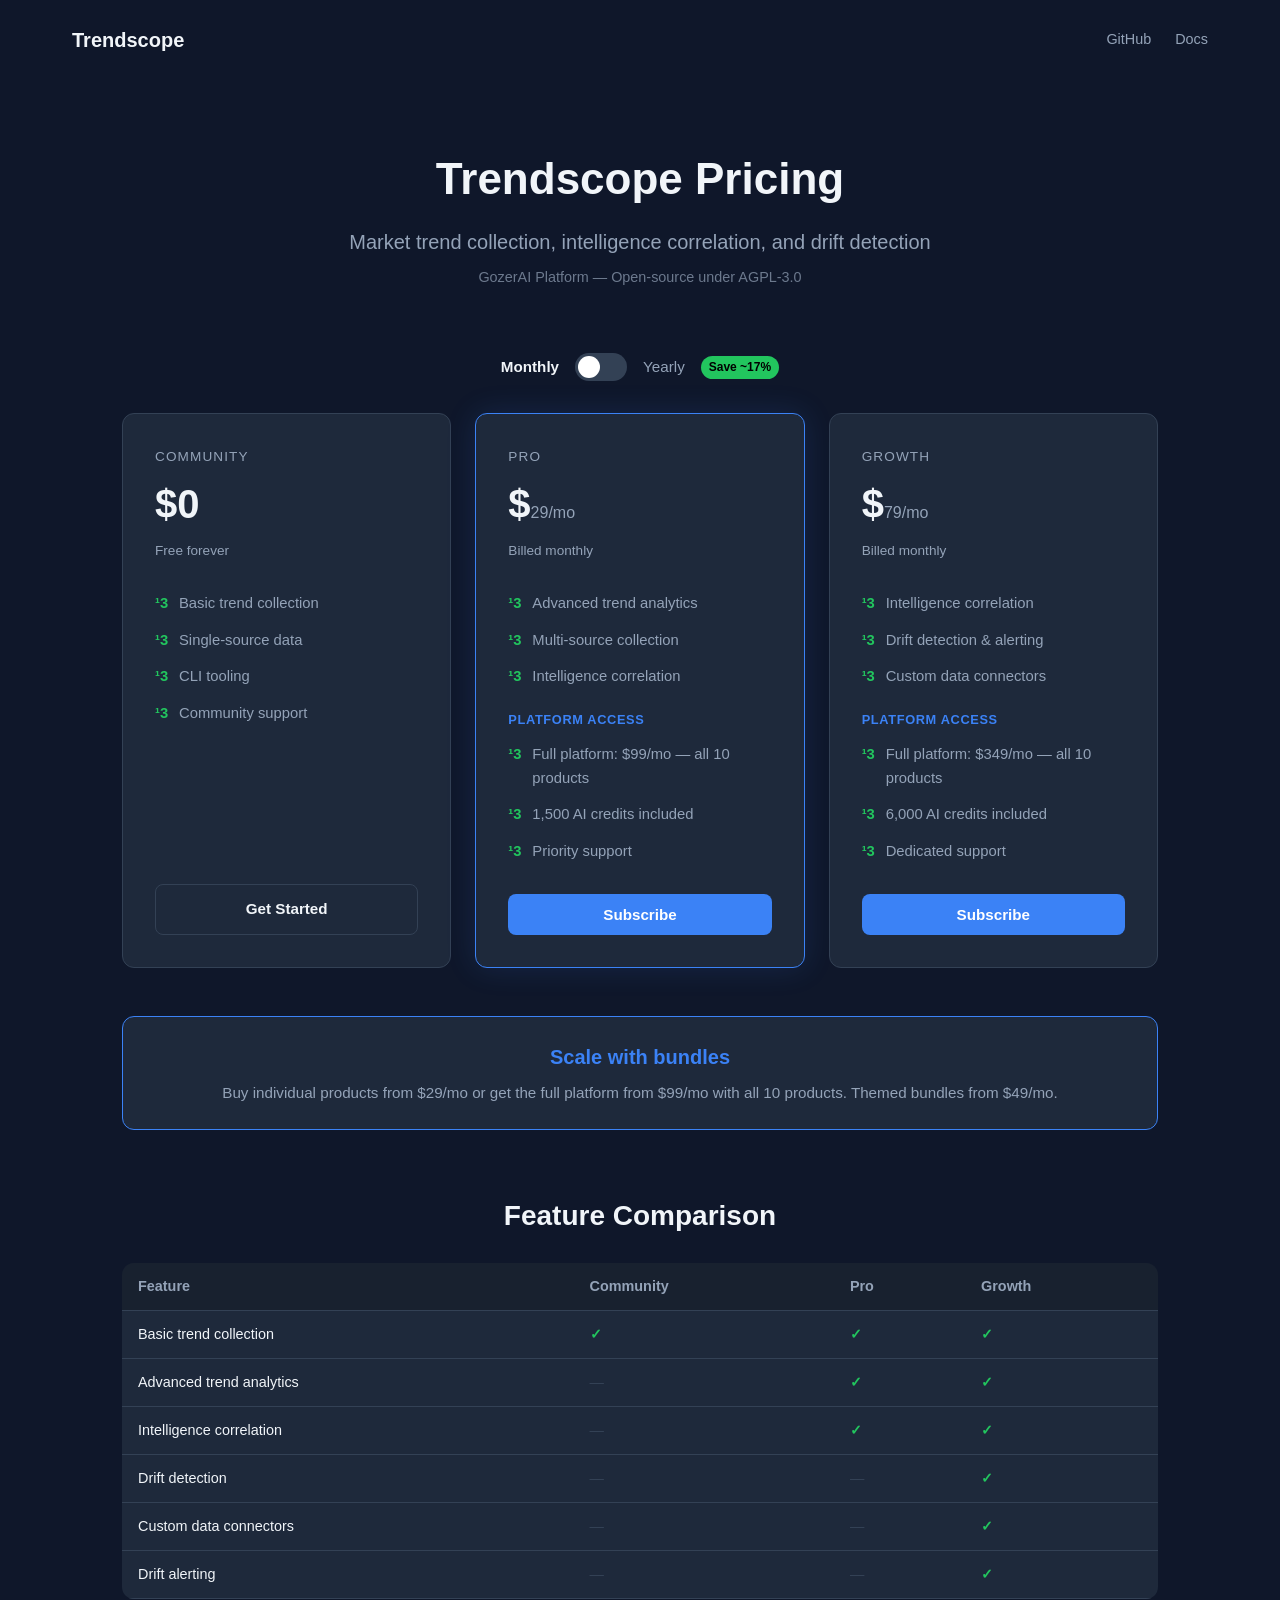
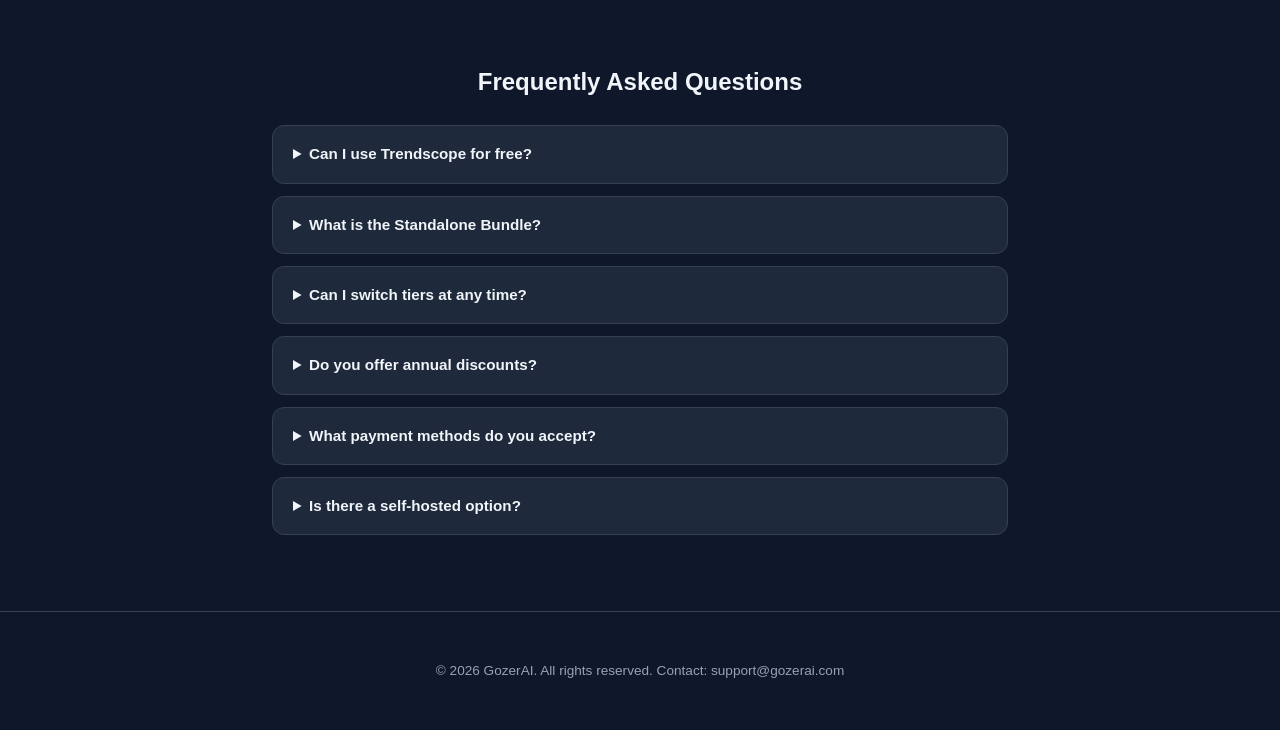
<file: docs/pricing/index.html>
<!DOCTYPE html>
<html lang="en">
<head>
<meta charset="UTF-8">
<meta name="viewport" content="width=device-width, initial-scale=1.0">
<title>Trendscope Pricing</title>
<style>
*,*::before,*::after{box-sizing:border-box;margin:0;padding:0}
:root{--bg:#0f172a;--surface:#1e293b;--border:#334155;--text:#f1f5f9;--muted:#94a3b8;--accent:#3b82f6;--accent-hover:#2563eb;--green:#22c55e;--radius:12px}
body{font-family:-apple-system,BlinkMacSystemFont,"Segoe UI",Roboto,Helvetica,Arial,sans-serif;background:var(--bg);color:var(--text);line-height:1.6}
a{color:var(--accent);text-decoration:none}a:hover{text-decoration:underline}
.nav{display:flex;align-items:center;justify-content:space-between;max-width:1200px;margin:0 auto;padding:1.5rem 2rem}
.nav-brand{font-size:1.25rem;font-weight:700;color:var(--text)}
.nav-links{display:flex;gap:1.5rem}.nav-links a{color:var(--muted);font-size:.9rem}.nav-links a:hover{color:var(--text)}
.hero{text-align:center;padding:4rem 2rem 2rem}
.hero h1{font-size:2.75rem;font-weight:800;margin-bottom:.75rem}
.hero .tagline{font-size:1.25rem;color:var(--muted);margin-bottom:.5rem}
.hero .oss{font-size:.9rem;color:var(--muted);opacity:.7}
.toggle-wrap{display:flex;align-items:center;justify-content:center;gap:1rem;padding:2rem 0}
.toggle-label{font-size:.95rem;color:var(--muted);cursor:pointer}.toggle-label.active{color:var(--text);font-weight:600}
.toggle{position:relative;width:52px;height:28px;background:var(--border);border-radius:14px;cursor:pointer;transition:background .2s}
.toggle.yearly{background:var(--accent)}.toggle::after{content:"";position:absolute;top:3px;left:3px;width:22px;height:22px;background:#fff;border-radius:50%;transition:transform .2s}
.toggle.yearly::after{transform:translateX(24px)}
.save-badge{font-size:.75rem;background:var(--green);color:#000;padding:2px 8px;border-radius:9999px;font-weight:600}
.cards{display:grid;grid-template-columns:repeat(auto-fit,minmax(300px,1fr));gap:1.5rem;max-width:1100px;margin:0 auto;padding:0 2rem 3rem}
.card{background:var(--surface);border:1px solid var(--border);border-radius:var(--radius);padding:2rem;display:flex;flex-direction:column}
.card.featured{border-color:var(--accent);box-shadow:0 0 30px rgba(59,130,246,.15)}
.card-tier{font-size:.85rem;text-transform:uppercase;letter-spacing:.08em;color:var(--muted);margin-bottom:.25rem}
.card-price{font-size:2.5rem;font-weight:800;margin-bottom:.25rem}.card-price span{font-size:1rem;font-weight:400;color:var(--muted)}
.card-cycle{font-size:.85rem;color:var(--muted);margin-bottom:1.5rem}
.card ul{list-style:none;flex:1;margin-bottom:1.5rem}
.card li{padding:.4rem 0;padding-left:1.5rem;position:relative;font-size:.925rem;color:var(--muted)}.card li::before{content:"¹3";position:absolute;left:0;color:var(--green);font-weight:700}
.card li.section-label{color:var(--accent);font-weight:600;padding-left:0;font-size:.8rem;text-transform:uppercase;letter-spacing:.05em;margin-top:.5rem}
.card li.section-label::before{content:""}
.btn{display:block;text-align:center;padding:.75rem 1.5rem;border-radius:8px;font-weight:600;font-size:.95rem;border:none;cursor:pointer;transition:background .2s}
.btn-primary{background:var(--accent);color:#fff}.btn-primary:hover{background:var(--accent-hover);text-decoration:none}
.btn-outline{background:transparent;border:1px solid var(--border);color:var(--text)}.btn-outline:hover{border-color:var(--muted);text-decoration:none}
.callout{max-width:1100px;margin:0 auto 2rem;padding:0 2rem}
.callout-box{background:var(--surface);border:1px solid var(--accent);border-radius:var(--radius);padding:1.5rem 2rem;text-align:center}
.callout-box h3{font-size:1.25rem;margin-bottom:.5rem;color:var(--accent)}
.callout-box p{color:var(--muted);font-size:.95rem}
.section{max-width:1100px;margin:0 auto;padding:2rem}.section h2{font-size:1.75rem;font-weight:700;margin-bottom:1.5rem;text-align:center}
table{width:100%;border-collapse:collapse;background:var(--surface);border-radius:var(--radius);overflow:hidden}
th,td{padding:.75rem 1rem;text-align:left;border-bottom:1px solid var(--border);font-size:.9rem}
th{color:var(--muted);font-weight:600;background:rgba(0,0,0,.2)}td{color:var(--text)}
.check{color:var(--green);font-weight:700}.dash{color:var(--border)}
.faq{max-width:800px;margin:0 auto;padding:2rem}.faq h2{text-align:center;margin-bottom:1.5rem}
details{background:var(--surface);border:1px solid var(--border);border-radius:var(--radius);margin-bottom:.75rem}
summary{padding:1rem 1.25rem;cursor:pointer;font-weight:600;font-size:.95rem}summary:hover{color:var(--accent)}
details[open] summary{border-bottom:1px solid var(--border)}details p{padding:1rem 1.25rem;color:var(--muted);font-size:.9rem}
footer{text-align:center;padding:3rem 2rem;color:var(--muted);font-size:.85rem;border-top:1px solid var(--border);margin-top:2rem}
@media(max-width:768px){.hero h1{font-size:2rem}.cards{grid-template-columns:1fr}.nav{flex-direction:column;gap:1rem}}
</style>
</head>
<body>
<nav class="nav">
  <div class="nav-brand">Trendscope</div>
  <div class="nav-links">
    <a href="https://github.com/GozerAI/trendscope">GitHub</a>
    <a href="https://github.com/GozerAI/trendscope#readme">Docs</a>
  </div>
</nav>
<section class="hero">
  <h1>Trendscope Pricing</h1>
  <p class="tagline">Market trend collection, intelligence correlation, and drift detection</p>
  <p class="oss">GozerAI Platform &mdash; Open-source under AGPL-3.0</p>
</section>
<div class="toggle-wrap">
  <span class="toggle-label active" data-cycle="monthly">Monthly</span>
  <div class="toggle" id="billingToggle" role="switch" aria-checked="false" tabindex="0"></div>
  <span class="toggle-label" data-cycle="yearly">Yearly</span>
  <span class="save-badge">Save ~17%</span>
</div>
<div class="cards">
  <div class="card">
    <div class="card-tier">Community</div>
    <div class="card-price">$0</div>
    <div class="card-cycle">Free forever</div>
    <ul>
      <li>Basic trend collection</li>
      <li>Single-source data</li>
      <li>CLI tooling</li>
      <li>Community support</li>
    </ul>
    <a href="https://github.com/GozerAI/trendscope" class="btn btn-outline">Get Started</a>
  </div>
  <div class="card featured">
    <div class="card-tier">Pro</div>
    <div class="card-price" data-monthly="29" data-yearly="290">$<span class="price-value">29</span><span>/mo</span></div>
    <div class="card-cycle cycle-text">Billed monthly</div>
    <ul>
      <li>Advanced trend analytics</li>
      <li>Multi-source collection</li>
      <li>Intelligence correlation</li>
      <li class="section-label">Platform access</li>
      <li>Full platform: $99/mo &mdash; all 10 products</li>
      <li>1,500 AI credits included</li>
      <li>Priority support</li>
    </ul>
    <button class="btn btn-primary" data-tier="pro">Subscribe</button>
  </div>
  <div class="card">
    <div class="card-tier">Growth</div>
    <div class="card-price" data-monthly="79" data-yearly="790">$<span class="price-value">79</span><span>/mo</span></div>
    <div class="card-cycle cycle-text">Billed monthly</div>
    <ul>
      <li>Intelligence correlation</li>
      <li>Drift detection &amp; alerting</li>
      <li>Custom data connectors</li>
      <li class="section-label">Platform access</li>
      <li>Full platform: $349/mo &mdash; all 10 products</li>
      <li>6,000 AI credits included</li>
      <li>Dedicated support</li>
    </ul>
    <button class="btn btn-primary" data-tier="growth">Subscribe</button>
  </div>
</div>
<div class="callout">
  <div class="callout-box">
    <h3>Scale with bundles</h3>
    <p>Buy individual products from $29/mo or get the full platform from $99/mo with all 10 products. Themed bundles from $49/mo.</p>
  </div>
</div>
<section class="section">
  <h2>Feature Comparison</h2>
  <table>
    <thead><tr><th>Feature</th><th>Community</th><th>Pro</th><th>Growth</th></tr></thead>
    <tbody>
      <tr><td>Basic trend collection</td><td class="check">&#10003;</td><td class="check">&#10003;</td><td class="check">&#10003;</td></tr>
      <tr><td>Advanced trend analytics</td><td class="dash">&mdash;</td><td class="check">&#10003;</td><td class="check">&#10003;</td></tr>
      <tr><td>Intelligence correlation</td><td class="dash">&mdash;</td><td class="check">&#10003;</td><td class="check">&#10003;</td></tr>
      <tr><td>Drift detection</td><td class="dash">&mdash;</td><td class="dash">&mdash;</td><td class="check">&#10003;</td></tr>
      <tr><td>Custom data connectors</td><td class="dash">&mdash;</td><td class="dash">&mdash;</td><td class="check">&#10003;</td></tr>
      <tr><td>Drift alerting</td><td class="dash">&mdash;</td><td class="dash">&mdash;</td><td class="check">&#10003;</td></tr>
    </tbody>
  </table>
</section>
<section class="faq">
  <h2>Frequently Asked Questions</h2>
  <details><summary>Can I use Trendscope for free?</summary><p>Yes. The Community tier is free forever under the AGPL-3.0 license. It includes basic trend collection and CLI tooling.</p></details>
  <details><summary>What is the Standalone Bundle?</summary><p>Each product can be purchased individually ($29/mo Pro, $79/mo Growth) or as part of the GozerAI Platform ($99-$899/mo) which includes all 10 products with shared AI credits. Themed bundles are also available from $49/mo.</p></details>
  <details><summary>Can I switch tiers at any time?</summary><p>Yes. Upgrades take effect immediately with prorated billing. Downgrades apply at the next billing cycle.</p></details>
  <details><summary>Do you offer annual discounts?</summary><p>Yes. Annual billing saves approximately 17% compared to monthly billing.</p></details>
  <details><summary>What payment methods do you accept?</summary><p>We accept all major credit cards via Stripe. Growth customers can pay by invoice.</p></details>
  <details><summary>Is there a self-hosted option?</summary><p>All products are open-source under AGPL-3.0. You can self-host with Community features. Pro and Growth features require a valid license key.</p></details>
</section>
<footer>&copy; 2026 GozerAI. All rights reserved. Contact: support@gozerai.com</footer>
<script>
(function(){
  const CONFIG={serverUrl:"https://api.gozerai.com/v1/provisioning",productCode:"STD",prices:{pro:{monthly:29,yearly:290},growth:{monthly:79,yearly:790}}};
  let yearly=false;
  const toggle=document.getElementById("billingToggle"),labels=document.querySelectorAll(".toggle-label"),priceEls=document.querySelectorAll(".card-price[data-monthly]"),cycleEls=document.querySelectorAll(".cycle-text"),buttons=document.querySelectorAll("[data-tier]");
  function update(){toggle.classList.toggle("yearly",yearly);toggle.setAttribute("aria-checked",yearly);labels.forEach(l=>l.classList.toggle("active",(l.dataset.cycle==="yearly")===yearly));priceEls.forEach(el=>{const v=yearly?el.dataset.yearly:el.dataset.monthly;el.querySelector(".price-value").textContent=Number(v).toLocaleString();el.querySelector("span:last-child").textContent=yearly?"/yr":"/mo"});cycleEls.forEach(el=>el.textContent=yearly?"Billed yearly":"Billed monthly")}
  toggle.addEventListener("click",()=>{yearly=!yearly;update()});toggle.addEventListener("keydown",e=>{if(e.key==="Enter"||e.key===" "){e.preventDefault();yearly=!yearly;update()}});labels.forEach(l=>l.addEventListener("click",()=>{yearly=l.dataset.cycle==="yearly";update()}));
  buttons.forEach(btn=>{btn.addEventListener("click",async()=>{const tier=btn.dataset.tier,cycle=yearly?"yearly":"monthly";if(!CONFIG.serverUrl){alert("Checkout server not configured.");return}btn.disabled=true;btn.textContent="Redirecting…";try{const r=await fetch(CONFIG.serverUrl+"/checkout/create",{method:"POST",headers:{"Content-Type":"application/json"},body:JSON.stringify({product_code:CONFIG.productCode,tier,billing_cycle:cycle,success_url:location.href+"?success=1",cancel_url:location.href+"?canceled=1"})});if(!r.ok)throw new Error("Server returned "+r.status);const d=await r.json();location.href=d.url}catch(e){alert("Checkout failed: "+e.message);btn.disabled=false;btn.textContent="Subscribe"}})});
})();
</script>
</body>
</html>
</file>
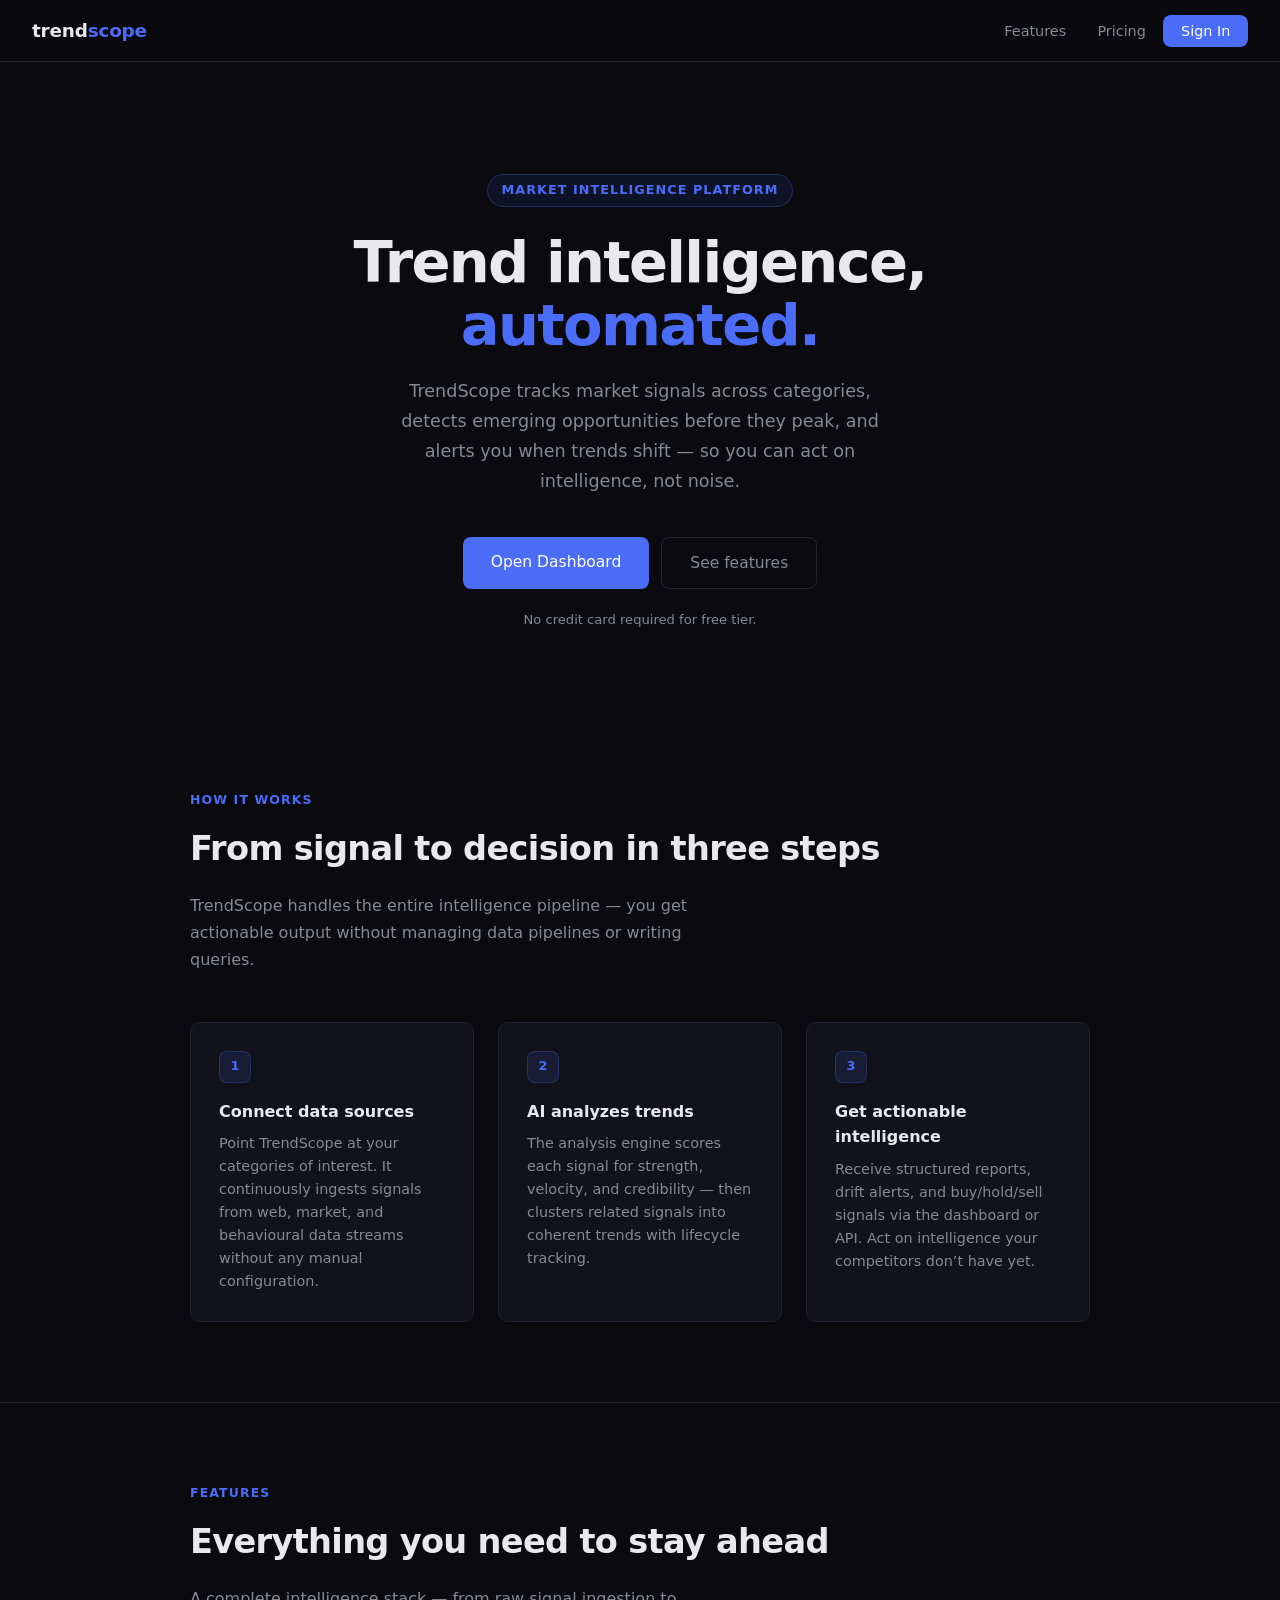
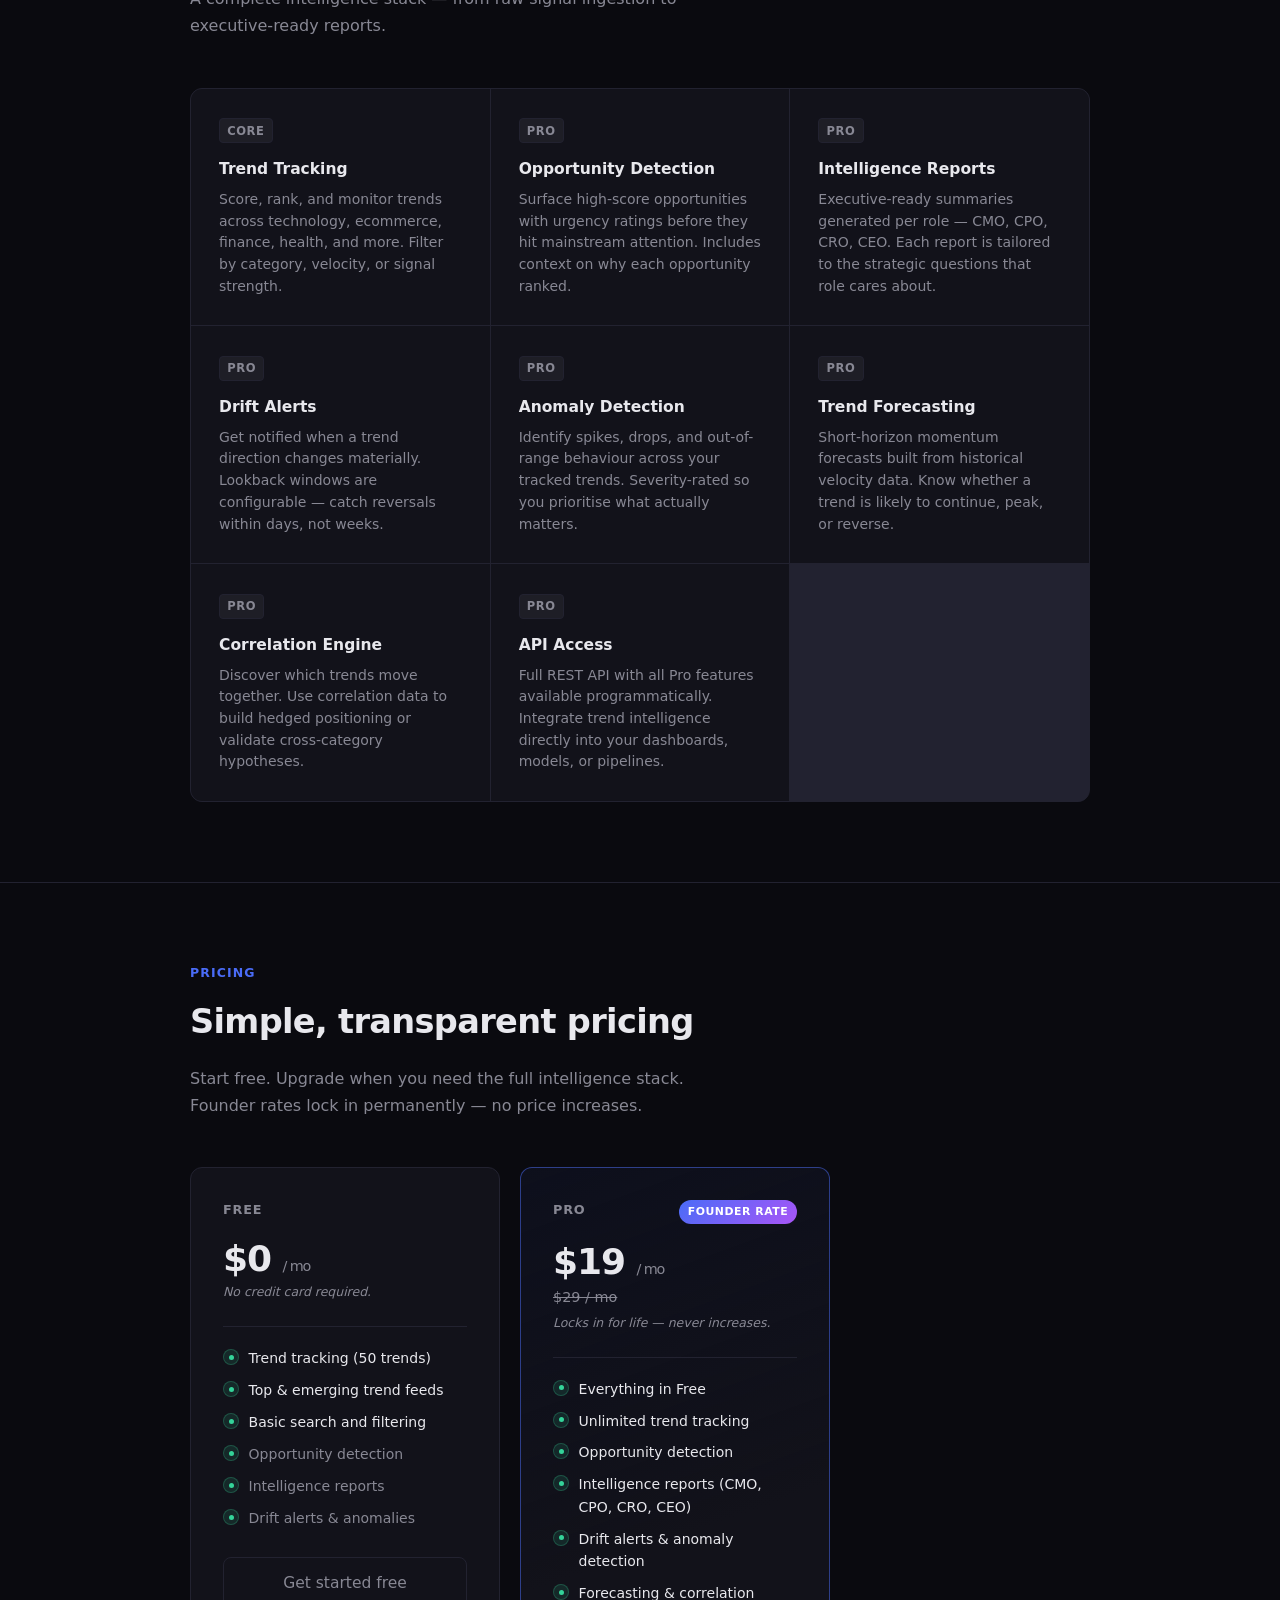
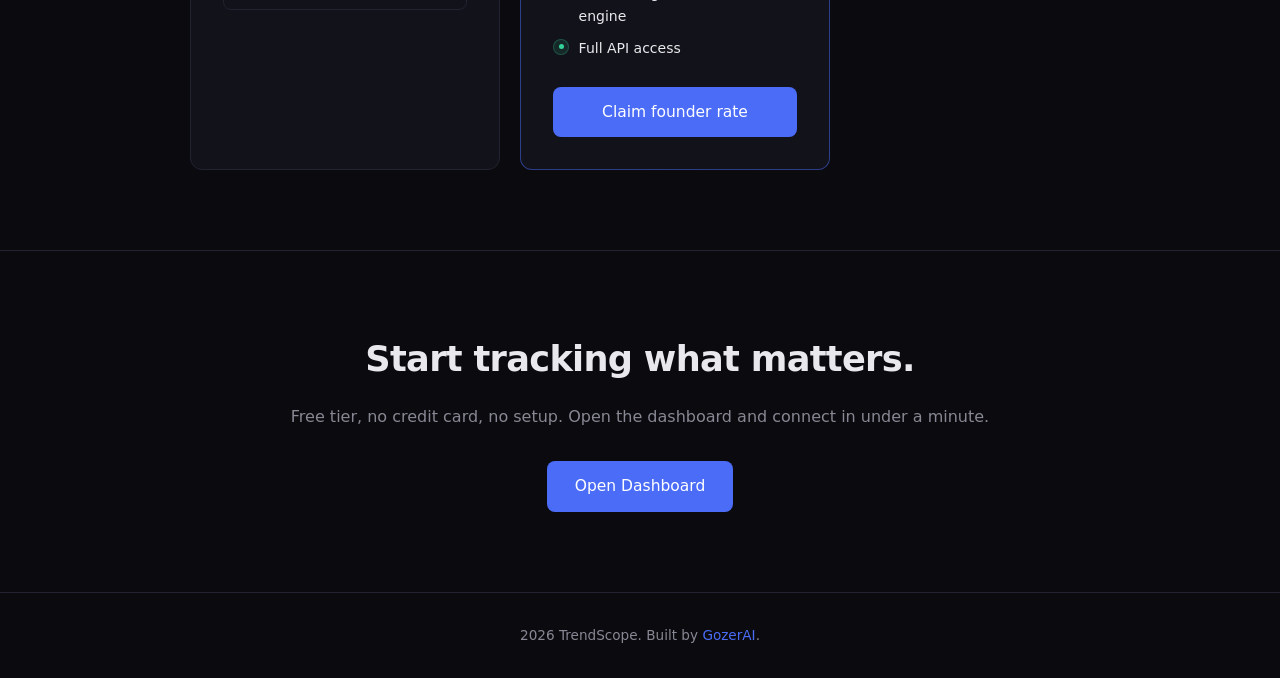
<file: frontend/landing.html>
<!DOCTYPE html>
<html lang="en">
<head>
    <meta charset="UTF-8">
    <meta name="viewport" content="width=device-width, initial-scale=1.0">
    <title>TrendScope — Trend intelligence, automated</title>
    <style>
        :root {
            --bg: #0a0a0f;
            --bg-card: #12121a;
            --bg-hover: #1a1a25;
            --border: #222230;
            --text: #e8e8ed;
            --text-muted: #888894;
            --accent: #4a6cf7;
            --accent-hover: #5b7af8;
            --success: #34d399;
            --warning: #fbbf24;
            --error: #f87171;
            --radius: 8px;
        }

        *, *::before, *::after { margin: 0; padding: 0; box-sizing: border-box; }

        body {
            font-family: -apple-system, BlinkMacSystemFont, "Segoe UI", system-ui, sans-serif;
            background: var(--bg);
            color: var(--text);
            line-height: 1.6;
        }

        a { color: inherit; text-decoration: none; }

        /* Nav */
        .nav {
            position: sticky;
            top: 0;
            z-index: 50;
            display: flex;
            align-items: center;
            justify-content: space-between;
            padding: 1rem 2rem;
            border-bottom: 1px solid var(--border);
            background: rgba(10, 10, 15, 0.92);
            backdrop-filter: blur(8px);
        }
        .nav-logo { font-size: 1.15rem; font-weight: 700; letter-spacing: -0.01em; }
        .nav-logo .dot { color: var(--accent); }
        .nav-links { display: flex; align-items: center; gap: 0.25rem; list-style: none; }
        .nav-links a {
            padding: 0.45rem 0.85rem;
            border-radius: var(--radius);
            font-size: 0.9rem;
            color: var(--text-muted);
            transition: color 0.15s, background 0.15s;
        }
        .nav-links a:hover { color: var(--text); background: var(--bg-hover); }
        .nav-cta {
            padding: 0.5rem 1.1rem !important;
            background: var(--accent) !important;
            color: white !important;
            border-radius: var(--radius) !important;
            font-weight: 500 !important;
        }
        .nav-cta:hover { background: var(--accent-hover) !important; }

        /* Hero */
        .hero {
            max-width: 760px;
            margin: 0 auto;
            padding: 7rem 2rem 5rem;
            text-align: center;
        }
        .hero-eyebrow {
            display: inline-block;
            font-size: 0.8rem;
            font-weight: 600;
            letter-spacing: 0.08em;
            text-transform: uppercase;
            color: var(--accent);
            background: rgba(74, 108, 247, 0.1);
            border: 1px solid rgba(74, 108, 247, 0.25);
            border-radius: 20px;
            padding: 0.3rem 0.85rem;
            margin-bottom: 1.5rem;
        }
        .hero h1 {
            font-size: clamp(2.4rem, 5vw, 3.6rem);
            font-weight: 800;
            line-height: 1.1;
            letter-spacing: -0.03em;
            margin-bottom: 1.25rem;
        }
        .hero h1 .accent { color: var(--accent); }
        .hero-sub {
            font-size: 1.1rem;
            color: var(--text-muted);
            max-width: 520px;
            margin: 0 auto 2.5rem;
            line-height: 1.7;
        }
        .hero-actions { display: flex; gap: 0.75rem; justify-content: center; flex-wrap: wrap; }
        .hero-note { margin-top: 1.25rem; font-size: 0.82rem; color: var(--text-muted); }

        /* Buttons */
        .btn-primary {
            display: inline-block;
            padding: 0.8rem 1.75rem;
            background: var(--accent);
            color: white;
            border: none;
            border-radius: var(--radius);
            font-size: 0.97rem;
            font-weight: 500;
            cursor: pointer;
            transition: background 0.15s;
        }
        .btn-primary:hover { background: var(--accent-hover); }
        .btn-secondary {
            display: inline-block;
            padding: 0.8rem 1.75rem;
            background: transparent;
            color: var(--text-muted);
            border: 1px solid var(--border);
            border-radius: var(--radius);
            font-size: 0.97rem;
            cursor: pointer;
            transition: color 0.15s, border-color 0.15s;
        }
        .btn-secondary:hover { color: var(--text); border-color: #444; }

        /* Sections */
        section { padding: 5rem 2rem; }
        .section-inner { max-width: 900px; margin: 0 auto; }
        .section-label {
            font-size: 0.78rem;
            font-weight: 600;
            letter-spacing: 0.09em;
            text-transform: uppercase;
            color: var(--accent);
            margin-bottom: 0.75rem;
        }
        .section-title {
            font-size: clamp(1.6rem, 3vw, 2.1rem);
            font-weight: 700;
            letter-spacing: -0.02em;
            margin-bottom: 1rem;
        }
        .section-desc {
            color: var(--text-muted);
            font-size: 1rem;
            max-width: 540px;
            line-height: 1.7;
            margin-bottom: 3rem;
        }

        /* Steps */
        .steps { display: grid; grid-template-columns: repeat(auto-fit, minmax(240px, 1fr)); gap: 1.5rem; }
        .step { background: var(--bg-card); border: 1px solid var(--border); border-radius: 10px; padding: 1.75rem; }
        .step-number {
            width: 32px; height: 32px;
            background: rgba(74, 108, 247, 0.12);
            border: 1px solid rgba(74, 108, 247, 0.25);
            border-radius: 8px;
            display: flex; align-items: center; justify-content: center;
            font-size: 0.8rem; font-weight: 700; color: var(--accent);
            margin-bottom: 1rem;
        }
        .step h3 { font-size: 1rem; font-weight: 600; margin-bottom: 0.5rem; }
        .step p { color: var(--text-muted); font-size: 0.9rem; line-height: 1.6; }

        /* Features */
        #features { border-top: 1px solid var(--border); }
        .features-grid {
            display: grid;
            grid-template-columns: repeat(auto-fit, minmax(260px, 1fr));
            gap: 1px;
            background: var(--border);
            border: 1px solid var(--border);
            border-radius: 12px;
            overflow: hidden;
        }
        .feature-cell { background: var(--bg-card); padding: 1.75rem; transition: background 0.15s; }
        .feature-cell:hover { background: var(--bg-hover); }
        .feature-tag {
            display: inline-block;
            font-size: 0.72rem; font-weight: 600; letter-spacing: 0.05em; text-transform: uppercase;
            color: var(--text-muted);
            background: rgba(136, 136, 148, 0.1);
            border: 1px solid var(--border);
            border-radius: 4px;
            padding: 0.15rem 0.45rem;
            margin-bottom: 0.85rem;
        }
        .feature-cell h3 { font-size: 0.97rem; font-weight: 600; margin-bottom: 0.45rem; }
        .feature-cell p { font-size: 0.875rem; color: var(--text-muted); line-height: 1.55; }

        /* Pricing */
        #pricing { border-top: 1px solid var(--border); }
        .pricing-grid {
            display: grid;
            grid-template-columns: repeat(auto-fit, minmax(280px, 1fr));
            gap: 1.25rem;
            max-width: 640px;
        }
        .pricing-card { background: var(--bg-card); border: 1px solid var(--border); border-radius: 12px; padding: 2rem; }
        .pricing-card.featured {
            border-color: rgba(74, 108, 247, 0.5);
            background: linear-gradient(160deg, rgba(74,108,247,0.06) 0%, var(--bg-card) 60%);
        }
        .pricing-header { display: flex; align-items: flex-start; justify-content: space-between; gap: 0.75rem; margin-bottom: 1.25rem; }
        .pricing-tier { font-size: 0.8rem; font-weight: 600; letter-spacing: 0.06em; text-transform: uppercase; color: var(--text-muted); }
        .founder-badge {
            font-size: 0.68rem; font-weight: 700; letter-spacing: 0.05em; text-transform: uppercase;
            padding: 0.2rem 0.55rem; border-radius: 12px;
            background: linear-gradient(135deg, var(--accent), #a855f7);
            color: white; white-space: nowrap;
        }
        .pricing-price { font-size: 2.25rem; font-weight: 800; letter-spacing: -0.03em; line-height: 1; margin-bottom: 0.35rem; }
        .pricing-price .period { font-size: 0.9rem; font-weight: 400; color: var(--text-muted); }
        .pricing-strike { font-size: 0.9rem; color: var(--text-muted); text-decoration: line-through; margin-bottom: 0.25rem; }
        .pricing-lock { font-size: 0.78rem; color: var(--text-muted); font-style: italic; margin-bottom: 1.5rem; }
        .pricing-divider { height: 1px; background: var(--border); margin: 1.25rem 0; }
        .pricing-features { list-style: none; display: flex; flex-direction: column; gap: 0.6rem; margin-bottom: 1.75rem; }
        .pricing-features li { display: flex; align-items: flex-start; gap: 0.6rem; font-size: 0.875rem; color: var(--text-muted); }
        .pricing-features li .check {
            width: 16px; height: 16px; border-radius: 50%;
            background: rgba(52, 211, 153, 0.12);
            border: 1px solid rgba(52, 211, 153, 0.25);
            display: flex; align-items: center; justify-content: center;
            flex-shrink: 0; margin-top: 2px;
        }
        .pricing-features li .check::after { content: ""; width: 5px; height: 5px; border-radius: 50%; background: var(--success); }
        .pricing-features li.included { color: var(--text); }
        .pricing-card .btn-primary,
        .pricing-card .btn-secondary { width: 100%; text-align: center; }

        /* CTA */
        .cta-section { border-top: 1px solid var(--border); text-align: center; }
        .cta-section h2 { font-size: clamp(1.6rem, 3vw, 2.2rem); font-weight: 700; letter-spacing: -0.02em; margin-bottom: 1rem; }
        .cta-section p { color: var(--text-muted); font-size: 1rem; margin-bottom: 2rem; }

        /* Footer */
        footer { border-top: 1px solid var(--border); padding: 2rem; text-align: center; color: var(--text-muted); font-size: 0.85rem; }
        footer a { color: var(--accent); }
        footer a:hover { text-decoration: underline; }

        /* Responsive */
        @media (max-width: 640px) {
            .nav { padding: 1rem; }
            .nav-links { gap: 0; }
            .nav-links li:not(:last-child) { display: none; }
            .hero { padding: 5rem 1.25rem 3.5rem; }
            section { padding: 3.5rem 1.25rem; }
            .pricing-grid { max-width: 100%; }
        }
        @media (prefers-reduced-motion: reduce) { * { transition: none !important; } }
    </style>
</head>
<body>

<nav class="nav" aria-label="Main navigation">
    <a href="/" class="nav-logo">trend<span class="dot">scope</span></a>
    <ul class="nav-links" role="list">
        <li><a href="#features">Features</a></li>
        <li><a href="#pricing">Pricing</a></li>
        <li><a href="/dashboard" class="nav-cta">Sign In</a></li>
    </ul>
</nav>

<section class="hero" aria-labelledby="hero-heading">
    <div class="hero-eyebrow">Market intelligence platform</div>
    <h1 id="hero-heading">
        Trend intelligence,<br><span class="accent">automated.</span>
    </h1>
    <p class="hero-sub">
        TrendScope tracks market signals across categories, detects emerging opportunities before they peak,
        and alerts you when trends shift — so you can act on intelligence, not noise.
    </p>
    <div class="hero-actions">
        <a href="/dashboard" class="btn-primary">Open Dashboard</a>
        <a href="#features" class="btn-secondary">See features</a>
    </div>
    <p class="hero-note">No credit card required for free tier.</p>
</section>

<section aria-labelledby="how-heading">
    <div class="section-inner">
        <p class="section-label">How it works</p>
        <h2 class="section-title" id="how-heading">From signal to decision in three steps</h2>
        <p class="section-desc">TrendScope handles the entire intelligence pipeline — you get actionable output without managing data pipelines or writing queries.</p>
        <div class="steps">
            <div class="step">
                <div class="step-number" aria-hidden="true">1</div>
                <h3>Connect data sources</h3>
                <p>Point TrendScope at your categories of interest. It continuously ingests signals from web, market, and behavioural data streams without any manual configuration.</p>
            </div>
            <div class="step">
                <div class="step-number" aria-hidden="true">2</div>
                <h3>AI analyzes trends</h3>
                <p>The analysis engine scores each signal for strength, velocity, and credibility — then clusters related signals into coherent trends with lifecycle tracking.</p>
            </div>
            <div class="step">
                <div class="step-number" aria-hidden="true">3</div>
                <h3>Get actionable intelligence</h3>
                <p>Receive structured reports, drift alerts, and buy/hold/sell signals via the dashboard or API. Act on intelligence your competitors don’t have yet.</p>
            </div>
        </div>
    </div>
</section>

<section id="features" aria-labelledby="features-heading">
    <div class="section-inner">
        <p class="section-label">Features</p>
        <h2 class="section-title" id="features-heading">Everything you need to stay ahead</h2>
        <p class="section-desc">A complete intelligence stack — from raw signal ingestion to executive-ready reports.</p>
        <div class="features-grid" role="list">
            <div class="feature-cell" role="listitem">
                <div class="feature-tag">Core</div>
                <h3>Trend Tracking</h3>
                <p>Score, rank, and monitor trends across technology, ecommerce, finance, health, and more. Filter by category, velocity, or signal strength.</p>
            </div>
            <div class="feature-cell" role="listitem">
                <div class="feature-tag">Pro</div>
                <h3>Opportunity Detection</h3>
                <p>Surface high-score opportunities with urgency ratings before they hit mainstream attention. Includes context on why each opportunity ranked.</p>
            </div>
            <div class="feature-cell" role="listitem">
                <div class="feature-tag">Pro</div>
                <h3>Intelligence Reports</h3>
                <p>Executive-ready summaries generated per role — CMO, CPO, CRO, CEO. Each report is tailored to the strategic questions that role cares about.</p>
            </div>
            <div class="feature-cell" role="listitem">
                <div class="feature-tag">Pro</div>
                <h3>Drift Alerts</h3>
                <p>Get notified when a trend direction changes materially. Lookback windows are configurable — catch reversals within days, not weeks.</p>
            </div>
            <div class="feature-cell" role="listitem">
                <div class="feature-tag">Pro</div>
                <h3>Anomaly Detection</h3>
                <p>Identify spikes, drops, and out-of-range behaviour across your tracked trends. Severity-rated so you prioritise what actually matters.</p>
            </div>
            <div class="feature-cell" role="listitem">
                <div class="feature-tag">Pro</div>
                <h3>Trend Forecasting</h3>
                <p>Short-horizon momentum forecasts built from historical velocity data. Know whether a trend is likely to continue, peak, or reverse.</p>
            </div>
            <div class="feature-cell" role="listitem">
                <div class="feature-tag">Pro</div>
                <h3>Correlation Engine</h3>
                <p>Discover which trends move together. Use correlation data to build hedged positioning or validate cross-category hypotheses.</p>
            </div>
            <div class="feature-cell" role="listitem">
                <div class="feature-tag">Pro</div>
                <h3>API Access</h3>
                <p>Full REST API with all Pro features available programmatically. Integrate trend intelligence directly into your dashboards, models, or pipelines.</p>
            </div>
        </div>
    </div>
</section>

<section id="pricing" aria-labelledby="pricing-heading">
    <div class="section-inner">
        <p class="section-label">Pricing</p>
        <h2 class="section-title" id="pricing-heading">Simple, transparent pricing</h2>
        <p class="section-desc">Start free. Upgrade when you need the full intelligence stack. Founder rates lock in permanently — no price increases.</p>
        <div class="pricing-grid">

            <div class="pricing-card">
                <div class="pricing-header">
                    <p class="pricing-tier">Free</p>
                </div>
                <p class="pricing-price">$0 <span class="period">/ mo</span></p>
                <p class="pricing-lock">No credit card required.</p>
                <div class="pricing-divider"></div>
                <ul class="pricing-features">
                    <li class="included"><span class="check" aria-hidden="true"></span>Trend tracking (50 trends)</li>
                    <li class="included"><span class="check" aria-hidden="true"></span>Top &amp; emerging trend feeds</li>
                    <li class="included"><span class="check" aria-hidden="true"></span>Basic search and filtering</li>
                    <li><span class="check" aria-hidden="true"></span>Opportunity detection</li>
                    <li><span class="check" aria-hidden="true"></span>Intelligence reports</li>
                    <li><span class="check" aria-hidden="true"></span>Drift alerts &amp; anomalies</li>
                </ul>
                <a href="/dashboard" class="btn-secondary">Get started free</a>
            </div>

            <div class="pricing-card featured">
                <div class="pricing-header">
                    <p class="pricing-tier">Pro</p>
                    <span class="founder-badge">Founder Rate</span>
                </div>
                <p class="pricing-price">$19 <span class="period">/ mo</span></p>
                <p class="pricing-strike">$29 / mo</p>
                <p class="pricing-lock">Locks in for life — never increases.</p>
                <div class="pricing-divider"></div>
                <ul class="pricing-features">
                    <li class="included"><span class="check" aria-hidden="true"></span>Everything in Free</li>
                    <li class="included"><span class="check" aria-hidden="true"></span>Unlimited trend tracking</li>
                    <li class="included"><span class="check" aria-hidden="true"></span>Opportunity detection</li>
                    <li class="included"><span class="check" aria-hidden="true"></span>Intelligence reports (CMO, CPO, CRO, CEO)</li>
                    <li class="included"><span class="check" aria-hidden="true"></span>Drift alerts &amp; anomaly detection</li>
                    <li class="included"><span class="check" aria-hidden="true"></span>Forecasting &amp; correlation engine</li>
                    <li class="included"><span class="check" aria-hidden="true"></span>Full API access</li>
                </ul>
                <a href="/dashboard" class="btn-primary">Claim founder rate</a>
            </div>

        </div>
    </div>
</section>

<section class="cta-section" aria-labelledby="cta-heading">
    <div class="section-inner">
        <h2 id="cta-heading">Start tracking what matters.</h2>
        <p>Free tier, no credit card, no setup. Open the dashboard and connect in under a minute.</p>
        <a href="/dashboard" class="btn-primary">Open Dashboard</a>
    </div>
</section>

<footer>
    <p>2026 TrendScope. Built by <a href="https://gozerai.com" rel="noopener">GozerAI</a>.</p>
</footer>

</body>
</html>
</file>
